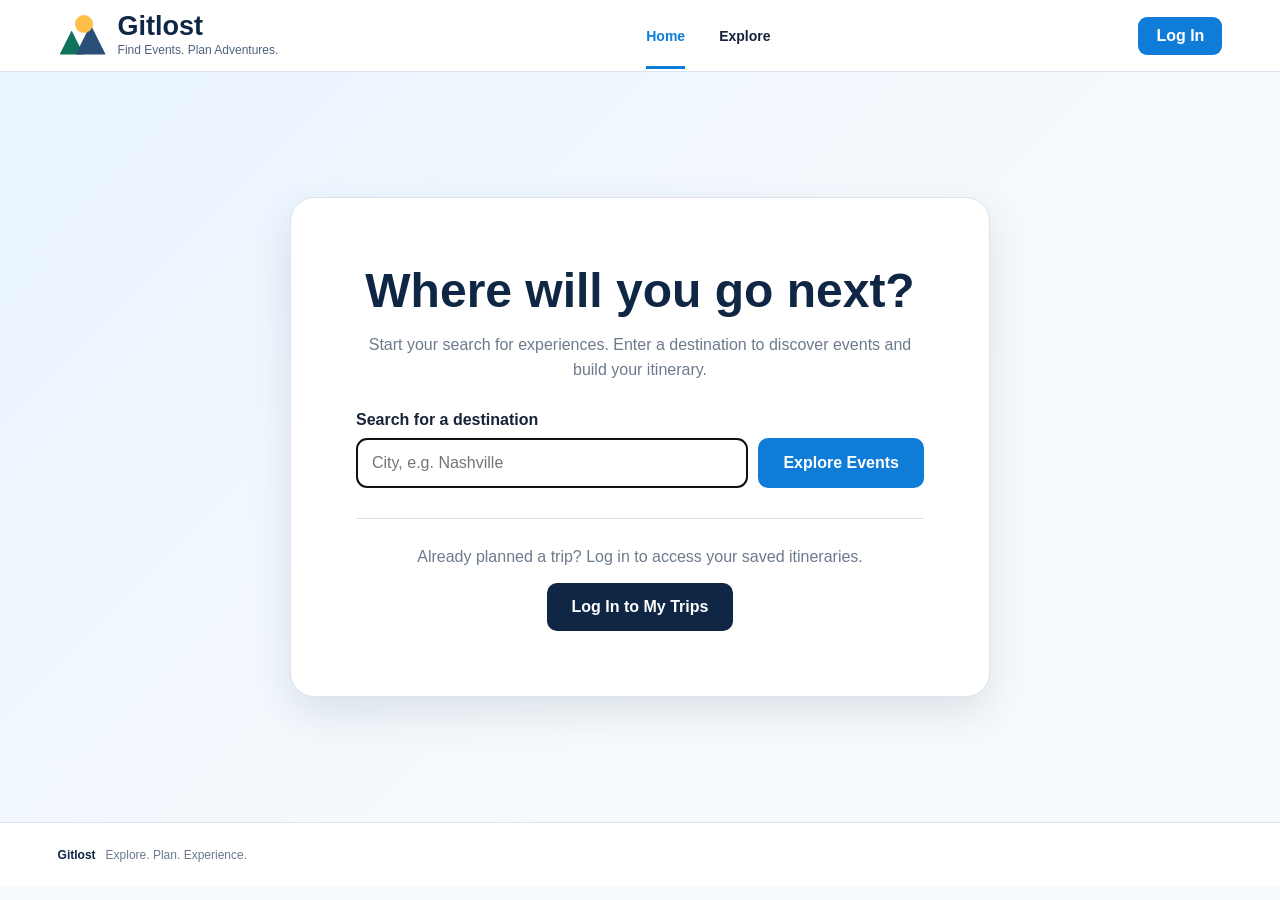
<file: frontend/index.html>
<!DOCTYPE html>
<html lang="en">
<head>
  <meta charset="UTF-8">
  <meta name="viewport" content="width=device-width, initial-scale=1.0">
  <title>Gitlost | Start Exploring</title>
  <link rel="stylesheet" href="style.css">
  <style>
    .landing {min-height:calc(100vh - 150px);display:flex;align-items:center;justify-content:center;padding:60px 20px;background:linear-gradient(135deg,#e9f4ff,#f7fafc 65%)}
    .landing-card {width:min(100%,700px);text-align:center;background:white;border:1px solid #dbe4ee;border-radius:24px;padding:clamp(28px,6vw,65px);box-shadow:0 16px 40px rgba(30,55,80,.12)}
    .landing-card h2 {font-size:clamp(30px,5vw,48px);color:#0f2744;margin-bottom:14px}
    .landing-card p {color:#6c7a8c;line-height:1.6;margin-bottom:28px}
    .landing-form {display:flex;gap:10px;flex-wrap:wrap}
    .landing-form input {flex:1;min-width:190px;border:1px solid #dbe4ee;border-radius:10px;padding:15px;font:inherit}
    .landing-form button,.login-link {border:0;border-radius:10px;background:#0f7dd8;color:white;padding:15px 25px;font:inherit;font-weight:600;cursor:pointer;text-decoration:none;display:inline-flex;align-items:center;justify-content:center}
    .landing-form button:hover,.login-link:hover {background:#0b65b0}
    .search-label {display:block;text-align:left;color:#16243a;font-weight:600;margin:0 0 9px}
    .login-prompt {margin-top:30px;padding-top:25px;border-top:1px solid #dbe4ee}
    .login-prompt p {margin-bottom:14px}
    .login-link {background:#0f2744}
    .login-link:hover {background:#183c65}
    .header-login {background:#0f7dd8;color:white;text-decoration:none;padding:10px 18px;border-radius:9px;font-weight:600}
    .header-login:hover {background:#0b65b0}
    @media(max-width:540px){.landing-form{flex-direction:column}.landing-form input{min-width:0}.header-login{padding:8px 12px}}
  </style>
</head>
<body>
  <header>
    <div class="brand"><div class="logo-mark"><span class="sun"></span></div><div class="brand-text"><h1>Gitlost</h1><span>Find Events. Plan Adventures.</span></div></div>
    <nav><a href="home.html" class="active">Home</a><a href="index.html">Explore</a></nav>
    <div class="header-actions"><a class="header-login" href="login.html">Log In</a></div>
  </header>
  <main class="landing">
    <section class="landing-card">
      <h2>Where will you go next?</h2>
      <p>Start your search for experiences. Enter a destination to discover events and build your itinerary.</p>
      <label class="search-label" for="destination">Search for a destination</label>
      <form class="landing-form" action="homepage.html" method="get">
        <input 
          id="destination" 
          name="city" 
          type="search" 
          placeholder="City, e.g. Nashville" 
          aria-label="Destination city" 
          autocomplete="address-level2" 
          required autofocus>
        <button type="submit">Explore Events</button>
      </form>
      <div class="login-prompt">
        <p>Already planned a trip? Log in to access your saved itineraries.</p>
        <a class="login-link" href="login.html">Log In to My Trips</a>
      </div>
    </section>
  </main>
  <footer><div><strong>Gitlost</strong> &nbsp; Explore. Plan. Experience.</div></footer>
</body>
</html>
</file>
<file: frontend/style.css>
* {
    box-sizing: border-box;
    margin: 0;
    padding: 0;
}

:root {
    --navy: #0f2744;
    --blue: #0f7dd8;
    --light-blue: #e9f4ff;
    --green: #13a46f;
    --text: #16243a;
    --muted: #6c7a8c;
    --border: #dbe4ee;
    --background: #f7fafc;
    --white: #ffffff;
    --shadow: 0 16px 40px rgba(30, 55, 80, 0.12);
}

html {
    scroll-behavior: smooth;
}

body {
    font-family: Arial, Helvetica, sans-serif;
    background: var(--background);
    color: var(--text);
}

button,
input,
select {
    font: inherit;
}

button {
    cursor: pointer;
}

/* ---------------- HEADER ---------------- */

header {
    height: 72px;
    padding: 0 4.5%;
    display: flex;
    align-items: center;
    justify-content: space-between;
    background: white;
    border-bottom: 1px solid var(--border);
    position: sticky;
    top: 0;
    z-index: 100;
}

.brand {
    display: flex;
    align-items: center;
    gap: 12px;
}

.logo-mark {
    width: 48px;
    height: 42px;
    position: relative;
}

.logo-mark::before {
    content: "";
    position: absolute;
    left: 2px;
    bottom: 2px;
    width: 24px;
    height: 24px;
    background: #0f735c;
    clip-path: polygon(50% 0, 100% 100%, 0 100%);
}

.logo-mark::after {
    content: "";
    position: absolute;
    right: 0;
    bottom: 2px;
    width: 30px;
    height: 30px;
    background: #294f76;
    clip-path: polygon(50% 0, 100% 100%, 0 100%);
}

.sun {
    position: absolute;
    width: 18px;
    height: 18px;
    border-radius: 50%;
    background: #ffbd4a;
    top: 0;
    left: 17px;
    z-index: 3;
}

.brand-text h1 {
    font-size: 27px;
    color: var(--navy);
    line-height: 1;
}

.brand-text span {
    font-size: 12px;
    color: #4e637c;
}

nav {
    display: flex;
    gap: 34px;
    align-items: center;
}

nav a {
    text-decoration: none;
    color: var(--text);
    font-size: 14px;
    font-weight: 600;
    padding: 26px 0 22px;
    border-bottom: 3px solid transparent;
}

nav a.active {
    color: var(--blue);
    border-bottom-color: var(--blue);
}

.header-actions {
    display: flex;
    align-items: center;
    gap: 18px;
}

.icon-button {
    border: 0;
    background: transparent;
    color: var(--navy);
    font-size: 24px;
}

.avatar {
    width: 40px;
    height: 40px;
    border-radius: 50%;
    background: #dce7f2;
    display: grid;
    place-items: center;
    font-weight: 700;
    color: #47647f;
}

/* ---------------- HERO ---------------- */

.hero {
    min-height: 370px;
    padding: 40px 4.5% 20px;
    position: relative;
    color: white;
    background:
    linear-gradient(rgba(8, 35, 60, 0.28), rgba(8, 35, 60, 0.46)),
    url("https://images.unsplash.com/photo-1500530855697-b586d89ba3ee?auto=format&fit=crop&w=1800&q=85")
    center / cover no-repeat;
}

.hero-content {
    max-width: calc(100% - 400px);
    padding-top: 8px;
}

.hero h2 {
    font-size: clamp(48px, 5.4vw, 78px);
    line-height: 0.96;
    letter-spacing: -3px;
    max-width: 780px;
    margin-bottom: 20px;
}

.hero h2 span {
    color: #52cdf5;
}

.hero-subtitle {
    font-size: 21px;
    max-width: 800px;
    margin-bottom: 24px;
}

.search-bar {
    width: min(960px, 100%);
    display: grid;
    grid-template-columns: 1.25fr 1fr 1fr 165px;
    background: white;
    border-radius: 14px;
    padding: 10px;
    gap: 4px;
    color: var(--text);
    box-shadow: var(--shadow);
}

.search-field {
    padding: 8px 14px;
    border-right: 1px solid var(--border);
}

.search-field:last-of-type {
    border-right: 0;
}

.search-field label {
    display: block;
    font-size: 13px;
    font-weight: 700;
    color: var(--navy);
    margin-bottom: 6px;
}

.search-field input,
.search-field select {
    border: 0;
    outline: 0;
    width: 100%;
    color: var(--muted);
    background: transparent;
    font-size: 13px;
}

.search-btn {
    border: 0;
    border-radius: 10px;
    background: var(--blue);
    color: white;
    font-weight: 700;
    padding: 0 22px;
}

/* ---------------- MAIN LAYOUT ---------------- */

.page-shell {
    display: grid;
    grid-template-columns: minmax(0, 1fr) 390px;
    gap: 28px;
    padding: 18px 4.5% 0;
    align-items: start;
}

.main-content {
    min-width: 0;
}

/* ---------------- FILTERS ---------------- */

.filters {
    display: flex;
    gap: 10px;
    flex-wrap: wrap;
    margin-bottom: 22px;
}

.filter {
    padding: 10px 15px;
    border: 1px solid var(--border);
    background: white;
    border-radius: 11px;
    color: #30445c;
    font-size: 13px;
    font-weight: 600;
}

.filter.active {
    background: var(--light-blue);
    color: var(--blue);
    border-color: transparent;
}

/* ---------------- EVENTS ---------------- */

.section-heading {
    display: flex;
    justify-content: space-between;
    align-items: center;
    margin-bottom: 14px;
}

.section-heading h2 {
    color: var(--navy);
    font-size: 28px;
}

.section-heading a {
    color: var(--blue);
    text-decoration: none;
    font-size: 13px;
    font-weight: 700;
}

.event-grid {
    display: grid;
    grid-template-columns: repeat(3, minmax(0, 1fr));
    gap: 16px;
    padding-bottom: 30px;
}

.event-card {
    background: white;
    border: 1px solid var(--border);
    border-radius: 13px;
    overflow: hidden;
    position: relative;
}

.event-photo {
    height: 140px;
    width: 100%;
    object-fit: cover;
    display: block;
}

.heart {
    position: absolute;
    top: 12px;
    right: 12px;
    background: rgba(0, 0, 0, 0.35);
    color: white;
    width: 34px;
    height: 34px;
    border-radius: 50%;
    border: 1px solid rgba(255,255,255,.7);
    font-size: 18px;
}

.event-body {
    padding: 14px;
}

.event-date-name {
    display: grid;
    grid-template-columns: 50px 1fr;
    gap: 10px;
    align-items: start;
}

.date-box {
    border: 1px solid var(--border);
    border-radius: 8px;
    overflow: hidden;
    text-align: center;
    background: white;
}

.date-box span {
    display: block;
    font-size: 10px;
    font-weight: 700;
    padding: 4px 0;
    background: #f7fafc;
}

.date-box strong {
    display: block;
    font-size: 20px;
    padding: 4px;
    color: var(--navy);
}

.event-title h3 {
    font-size: 15px;
    color: var(--navy);
    margin-bottom: 6px;
}

.event-title p {
    font-size: 12px;
    color: var(--muted);
    line-height: 1.6;
}

.event-footer {
    display: flex;
    align-items: center;
    justify-content: space-between;
    margin-top: 13px;
}

.event-price {
    font-weight: 800;
    color: var(--navy);
    font-size: 13px;
}

.add-trip {
    padding: 8px 13px;
    border: 0;
    border-radius: 8px;
    background: var(--blue);
    color: white;
    font-size: 12px;
    font-weight: 700;
}

.add-trip.added {
    background: var(--green);
}


/* ---------------- EMPTY EVENT PODS ---------------- */

.event-placeholder {
    min-height: 330px;
    border: 1px solid var(--border);
    border-radius: 13px;
    background: white;
    overflow: hidden;
}

.placeholder-image {
    height: 140px;
    background: #e8eef4;
}

.placeholder-body {
    padding: 14px;
}

.placeholder-row {
    display: flex;
    gap: 12px;
    margin-bottom: 14px;
}

.placeholder-date {
    width: 50px;
    height: 57px;
    border-radius: 8px;
    background: #edf2f6;
    flex-shrink: 0;
}

.placeholder-copy {
    flex: 1;
}

.placeholder-line {
    height: 12px;
    border-radius: 8px;
    background: #edf2f6;
    margin-bottom: 9px;
}

.placeholder-line.short {
    width: 55%;
}

.placeholder-line.medium {
    width: 75%;
}

.placeholder-footer {
    display: flex;
    justify-content: space-between;
    align-items: center;
    margin-top: 24px;
}

.placeholder-price {
    width: 50px;
    height: 13px;
    border-radius: 8px;
    background: #edf2f6;
}

.placeholder-button {
    width: 90px;
    height: 32px;
    border-radius: 8px;
    background: #edf2f6;
}

/* ---------------- TRIP SIDEBAR ---------------- */

.trip-panel {
    background: white;
    border: 1px solid var(--border);
    border-radius: 15px;
    box-shadow: var(--shadow);
    padding: 22px;
    position: sticky;
    top: 90px;
    margin-top: -290px;
    z-index: 20;
}

.trip-title-row,
.destination-row,
.trip-totals {
    display: flex;
    justify-content: space-between;
    align-items: center;
}

.trip-title-row {
    margin-bottom: 18px;
}

.trip-title-row h2 {
    color: var(--navy);
    font-size: 22px;
}

.clear {
    border: 0;
    background: transparent;
    color: var(--blue);
    font-size: 12px;
    font-weight: 700;
}

.destination-card {
    background: #fbfdff;
    border: 1px solid var(--border);
    border-radius: 12px;
    overflow: hidden;
}

.destination-row {
    padding: 14px;
    border-bottom: 1px solid var(--border);
}

.destination-info {
    display: flex;
    gap: 12px;
    align-items: center;
}

.destination-thumb {
    width: 62px;
    height: 58px;
    border-radius: 8px;
    object-fit: cover;
}

.destination-info h3 {
    font-size: 16px;
    color: var(--navy);
    margin-bottom: 5px;
}

.destination-info p {
    font-size: 12px;
    color: var(--muted);
}

.edit-link {
    color: var(--blue);
    font-size: 12px;
    font-weight: 700;
}

.trip-items {
    padding: 0 14px;
}

.trip-item {
    display: grid;
    grid-template-columns: 74px 1fr auto;
    gap: 12px;
    padding: 14px 0;
    border-bottom: 1px solid var(--border);
    align-items: start;
}

.trip-item img {
    width: 74px;
    height: 74px;
    border-radius: 8px;
    object-fit: cover;
}

.trip-item h4 {
    font-size: 14px;
    color: var(--navy);
    margin-bottom: 4px;
}

.trip-item p {
    font-size: 11px;
    color: var(--muted);
    margin-bottom: 3px;
}

.trip-item strong {
    display: block;
    font-size: 14px;
    color: var(--navy);
    margin-top: 5px;
}

.remove {
    border: 0;
    background: transparent;
    color: #8694a4;
    font-size: 19px;
}

.trip-totals {
    padding: 18px 0 10px;
    font-size: 13px;
    font-weight: 700;
}

.trip-totals strong {
    font-size: 24px;
    color: var(--navy);
}

.optimize-btn,
.view-btn {
    width: 100%;
    padding: 14px;
    border-radius: 9px;
    font-weight: 700;
    margin-top: 8px;
}

.optimize-btn {
    background: var(--green);
    border: 0;
    color: white;
}

.view-btn {
    background: white;
    border: 1px solid var(--blue);
    color: var(--navy);
}

.optimize-status {
    margin-top: 8px;
    font-size: 12px;
    color: var(--green);
    text-align: center;
    min-height: 15px;
}

.quote-box {
    margin-top: 18px;
    background: var(--light-blue);
    padding: 22px;
    border-radius: 10px;
    text-align: center;
    color: #4b6179;
    font-size: 14px;
    font-style: italic;
}

/* ---------------- FOOTER ---------------- */

footer {
    border-top: 1px solid var(--border);
    background: white;
    padding: 25px 4.5%;
    display: flex;
    justify-content: space-between;
    gap: 20px;
    color: var(--muted);
    font-size: 12px;
}

footer strong {
    color: var(--navy);
}

.footer-links {
    display: flex;
    gap: 24px;
}

/* ---------------- RESPONSIVE ---------------- */

@media (max-width: 1180px) {
    .hero-content {
    max-width: 100%;
    }

    .page-shell {
    grid-template-columns: 1fr;
    }

    .trip-panel {
    margin-top: 0;
    position: static;
    }
}

@media (max-width: 880px) {
    nav {
    display: none;
    }

    .search-bar {
    grid-template-columns: 1fr 1fr;
    }

    .search-field:nth-child(2) {
    border-right: 0;
    }

    .search-btn {
    min-height: 48px;
    }

    .event-grid {
    grid-template-columns: repeat(2, 1fr);
    }
}

@media (max-width: 600px) {
    header {
    padding: 0 18px;
    }

    .brand-text span {
    display: none;
    }

    .hero {
    padding-left: 18px;
    padding-right: 18px;
    }

    .hero h2 {
    font-size: 48px;
    letter-spacing: -2px;
    }

    .hero-subtitle {
    font-size: 17px;
    }

    .search-bar {
    grid-template-columns: 1fr;
    }

    .search-field {
    border-right: 0;
    border-bottom: 1px solid var(--border);
    }

    .page-shell {
    padding-left: 18px;
    padding-right: 18px;
    }

    .event-grid {
    grid-template-columns: 1fr;
    }

    footer {
    flex-direction: column;
    }
    
}
</file>
